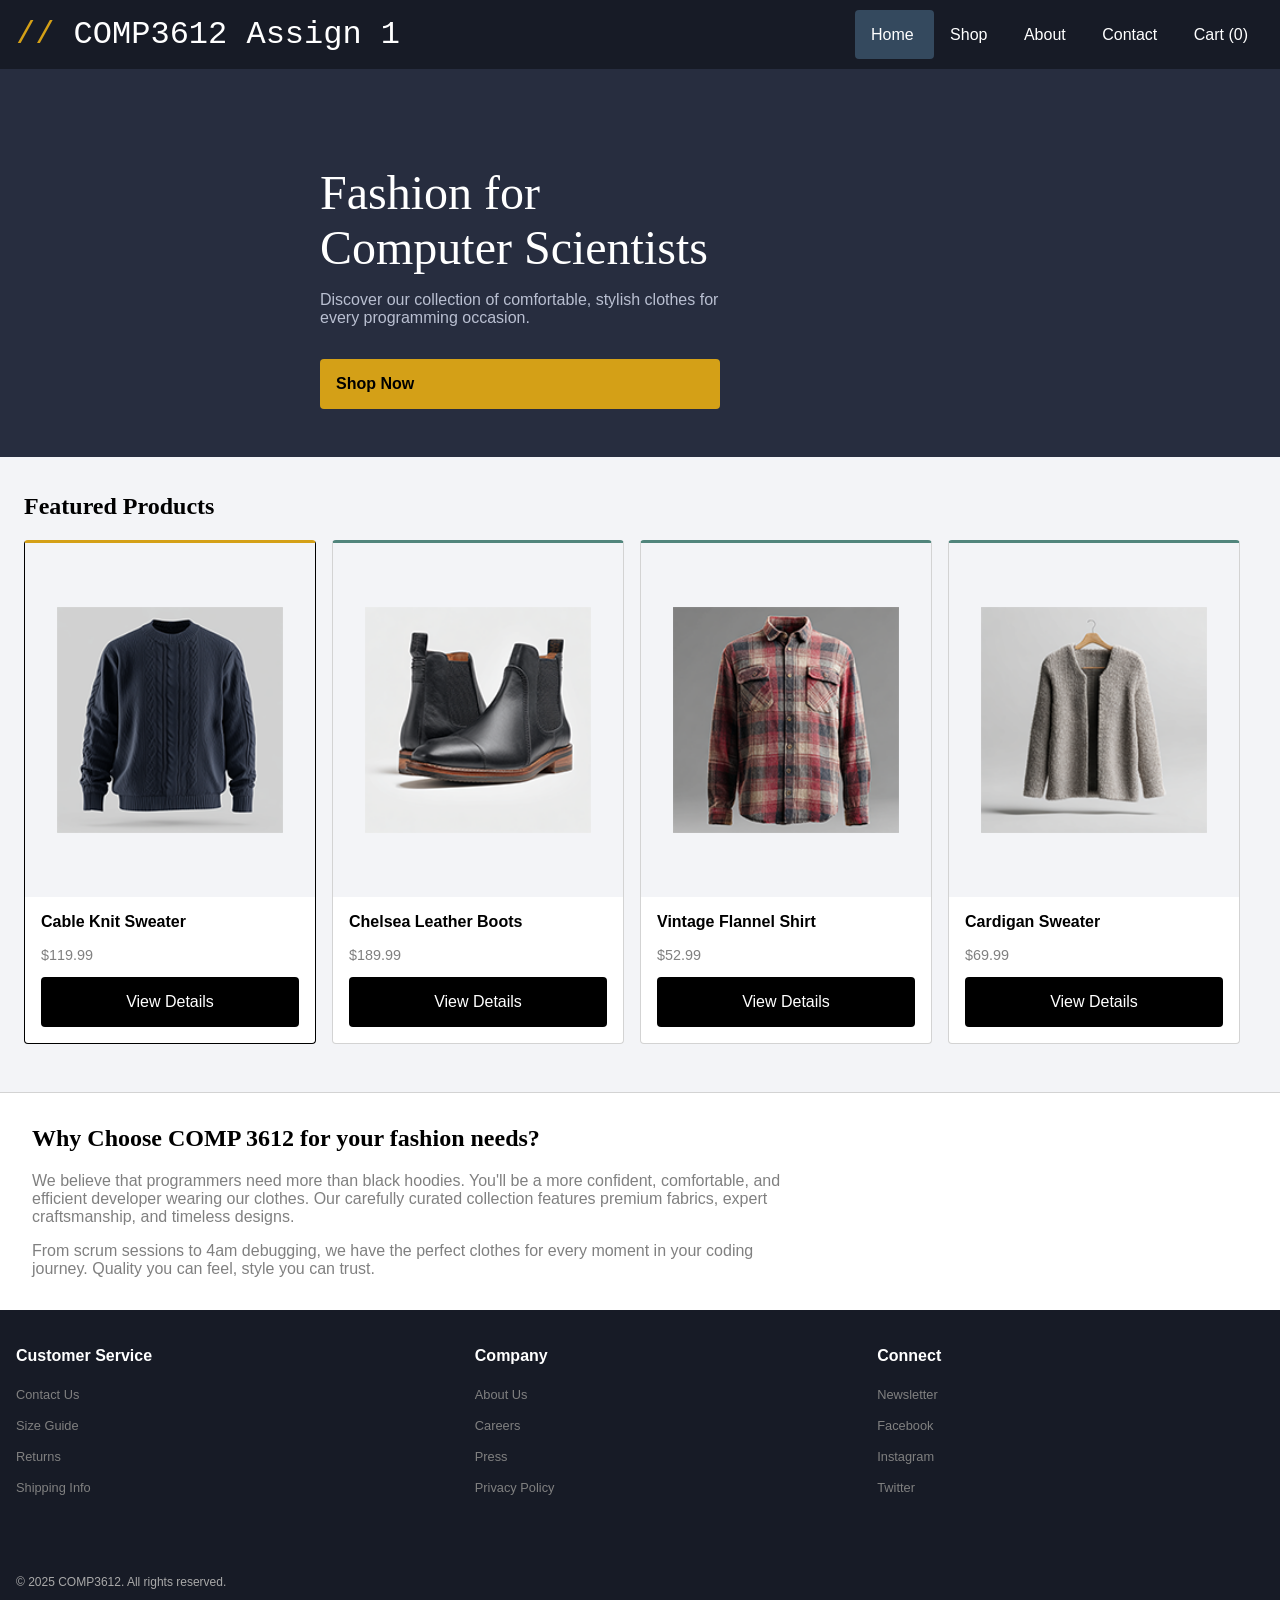
<file: index.html>
<html>
    <head>
        <link rel="stylesheet" href="style.css">
    </head>
    <body>
        <header>
            <div class="title">
                <span class="title-logo"> // </span>
                <span> COMP3612 Assign 1 </span>
            </div>
            <nav>
                <a href="index.html" class="active"> Home </a>
                <a href="#"> Shop </a>
                <a href="about.html"> About </a>
                <a href="#"> Contact </a>
                <a href="#"> Cart (0) </a>
            </nav> 
        </header>
        <section class="hero">
            <div class="hero-contents">
                <h1> Fashion for Computer Scientists </h1>
                <p> Discover our collection of comfortable, stylish clothes for every programming occasion. </p>
                <a> Shop Now </a>
            </div>
        </section>
        <section class="featured">
            <h2> Featured Products </h2>
            <div class="featured-cards">
                <div class="featured-card active">
                    <img src="images/003-small-front.png">
                    <div class="featured-card-text">
                        <p class="featured-product"> Cable Knit Sweater </p>
                        <p class="featured-price"> $119.99 </p>
                        <a href="product.html"> View Details </a>
                    </div>
                </div>
                <div class="featured-card">
                    <img src="images/008-small-front.png">
                    <div class="featured-card-text">
                        <p class="featured-product"> Chelsea Leather Boots </p>
                        <p class="featured-price"> $189.99 </p>
                        <a href="#"> View Details </a>
                    </div>
                </div>
                <div class="featured-card">
                    <img src="images/011-small-front.png">
                    <div class="featured-card-text">
                        <p class="featured-product"> Vintage Flannel Shirt </p>
                        <p class="featured-price"> $52.99 </p>
                        <a href="#"> View Details </a>
                    </div>
                </div>
                <div class="featured-card">
                    <img src="images/009-small-front.png">
                    <div class="featured-card-text">
                        <p class="featured-product"> Cardigan Sweater </p>
                        <p class="featured-price"> $69.99 </p>
                        <a href="#"> View Details </a>
                    </div>
                </div>
            </div>
        </section> 
        <section class="why">
            <h2> Why Choose COMP 3612 for your fashion needs? </h2>
            <p> 
                We believe that programmers need more than black hoodies. You'll be a more confident, comfortable, and efficient 
                developer wearing our clothes. Our carefully curated collection features premium fabrics, expert craftsmanship, 
                and timeless designs.
            </p>
            <p> 
                From scrum sessions to 4am debugging, we have the perfect clothes for every moment in your
                coding journey. Quality you can feel, style you can trust.
            </p>
        </section>
        <footer>
            <nav>
                <div>
                    <h4> Customer Service </h4>
                    <a href="#"> Contact Us </a>
                    <a href="#"> Size Guide </a>
                    <a href="#"> Returns </a>
                    <a href="#"> Shipping Info </a>
                </div>
                <div>
                    <h4> Company </h4>
                    <a href="#"> About Us </a>
                    <a href="#"> Careers </a>
                    <a href="#"> Press</a>
                    <a href="#"> Privacy Policy </a>
                </div>
                <div>
                    <h4> Connect </h4>
                    <a href="#"> Newsletter </a>
                    <a href="#"> Facebook </a>
                    <a href="#"> Instagram </a>
                    <a href="#"> Twitter </a>
                </div>
            </nav>
            <p> &copy; 2025 COMP3612. All rights reserved. </p>
        </footer>
    </body>
    
</html>
</file>
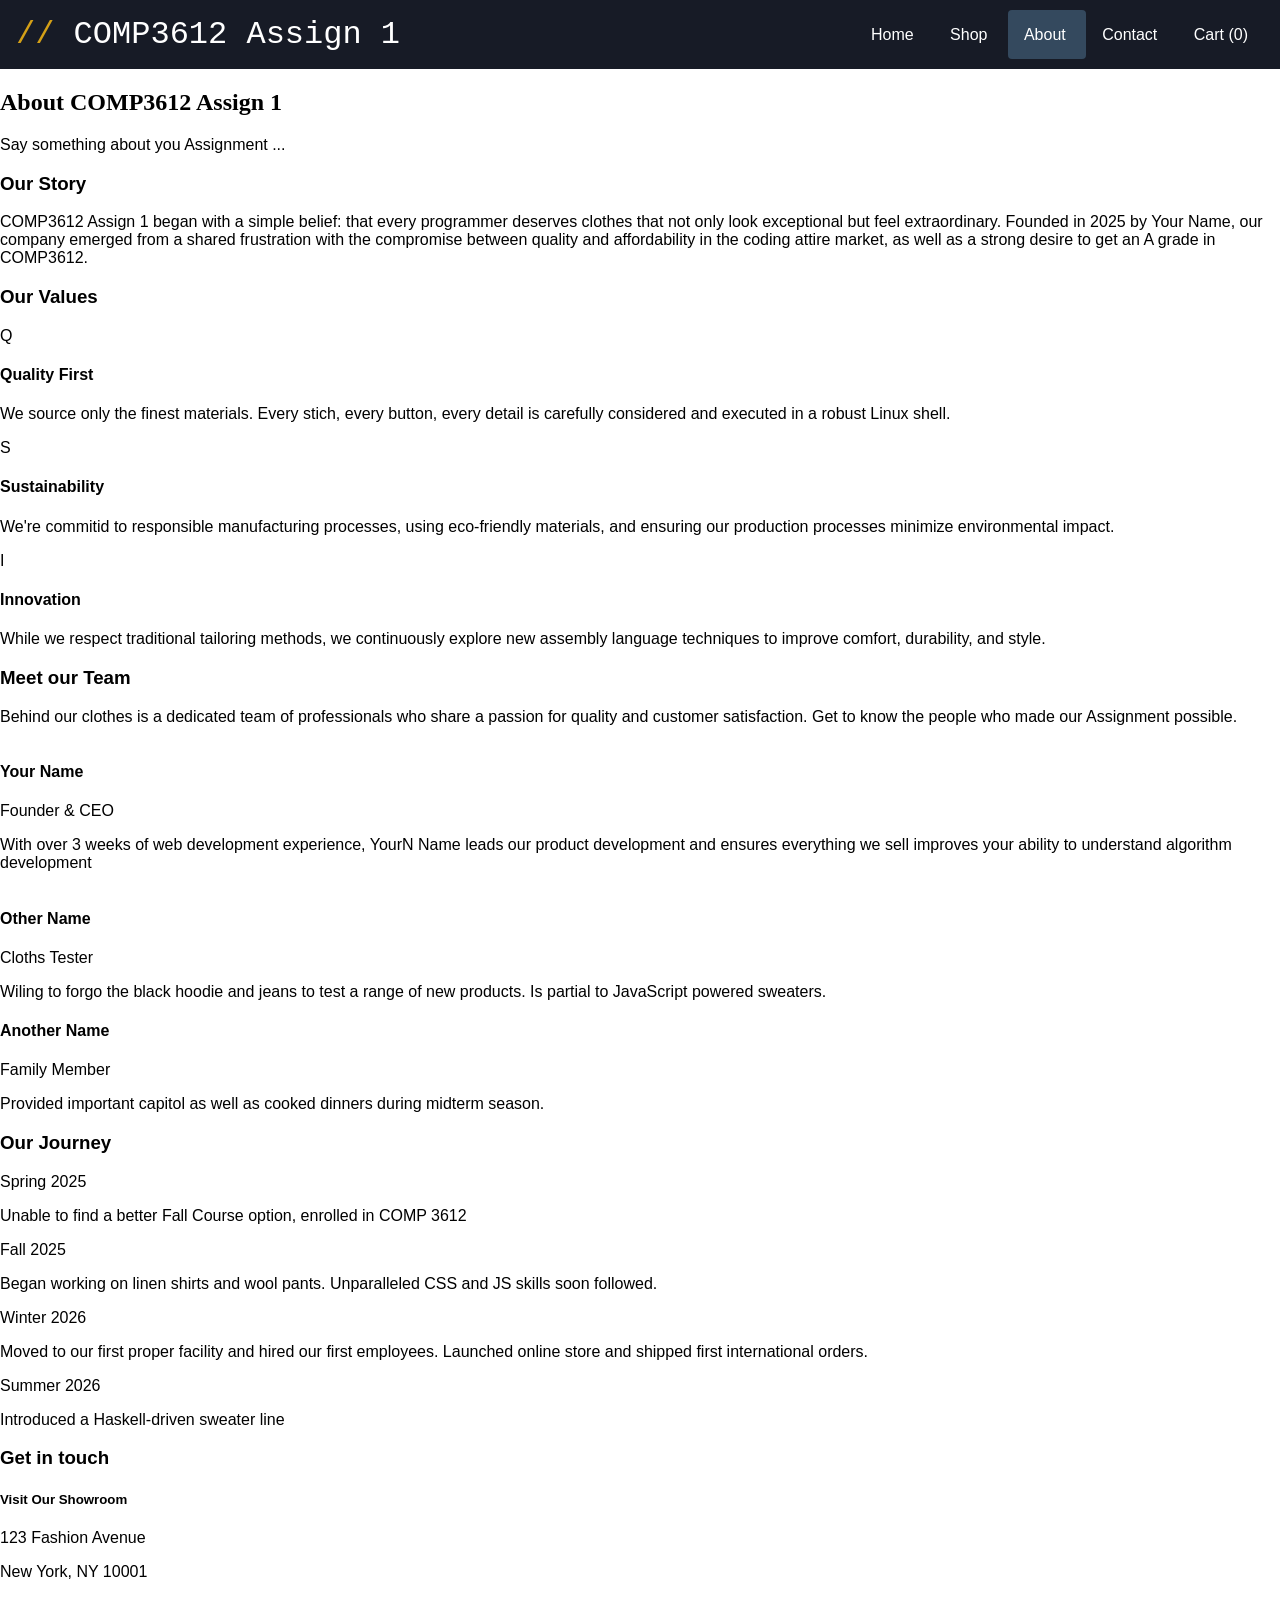
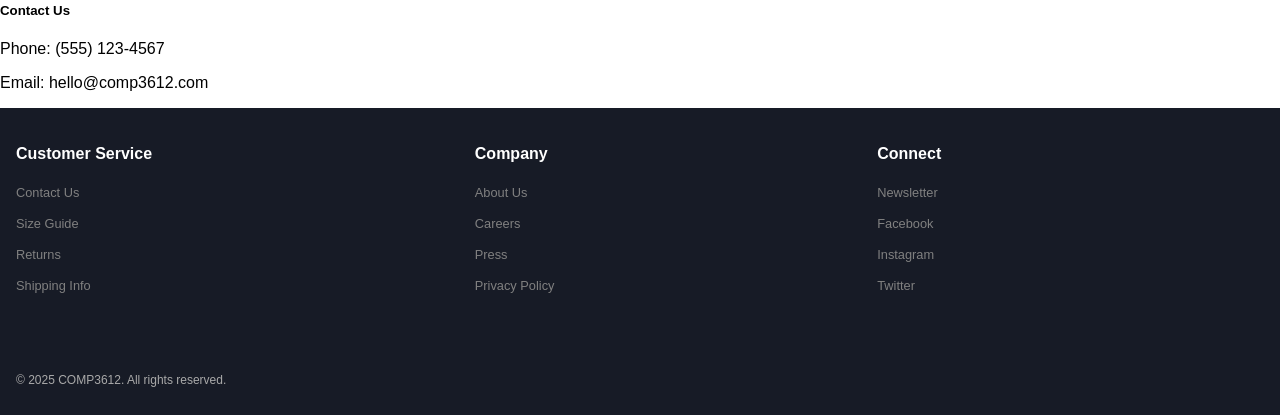
<file: about.html>
<html>
    <head>
        <link rel="stylesheet" href="style.css">   
    </head>
    <body>
        <header>
            <div class="title">
                <span class="title-logo"> // </span>
                <span> COMP3612 Assign 1 </span>
            </div>
            <nav>
                <a href="index.html"> Home </a>
                <a href="#"> Shop </a>
                <a href="about.html" class="active"> About </a>
                <a href="#"> Contact </a>
                <a href="#"> Cart (0) </a>
            </nav> 
        </header>
        <section> 
            <h2> About COMP3612 Assign 1 </h2>
            <p> Say something about you Assignment ... </p>
        </section>
        <section>
            <h3> Our Story </h3>
            <p> 
                COMP3612 Assign 1 began with a simple belief: that every programmer deserves clothes 
                that not only look exceptional but feel extraordinary. Founded in 2025 by Your Name, 
                our company emerged from a shared frustration with the compromise between quality and 
                affordability in the coding attire market, as well as a strong desire to get an A grade 
                in COMP3612.
            </p>
        </section>
        <section>
            <h3> Our Values</h3>
            <div>
                <p> Q </p>
                <h4> Quality First </h4>
                <p> 
                    We source only the finest materials. Every stich, every button, every detail is carefully
                    considered and executed in a robust Linux shell.
                </p>
            </div>
            <div>
                <p> S </p>
                <h4> Sustainability </h4>
                <p> 
                    We're commitid to responsible manufacturing processes, using eco-friendly materials, and ensuring 
                    our production processes minimize environmental impact.
                </p>
            </div>
            <div>
                <p> I </p>
                <h4> Innovation </h4>
                <p> 
                    While we respect traditional tailoring methods, we continuously explore new assembly language 
                    techniques to improve comfort, durability, and style.
                </p>
            </div>
        </section>
        <section>
            <h3> Meet our Team </h3>
            <p> 
                Behind our clothes is a dedicated team of professionals who share a passion for quality and customer
                satisfaction. Get to know the people who made our Assignment possible.
            </p>
            <div>
                <img>
                <h4> Your Name </h4>
                <p> Founder & CEO </p>
                <p> 
                    With over 3 weeks of web development experience, YourN Name leads our product development and ensures 
                    everything we sell improves your ability to understand algorithm development
                </p>
            </div>
            <div>
                <img>
                <h4> Other Name </h4>
                <p> Cloths Tester </p>
                <p> 
                    Wiling to forgo the black hoodie and jeans to test a range of new products. Is partial to JavaScript
                    powered sweaters. 
                </p>
            </div>
            <div>
                <h4> Another Name </h4>
                <p> Family Member</p>
                <p> Provided important capitol as well as cooked dinners during midterm season.</p>
            </div>
        </section>
        <section>
            <h3> Our Journey </h3>
            <p> Spring 2025 </p>
            <p> Unable to find a better Fall Course option, enrolled in COMP 3612 </p>
            <p> Fall 2025 </p>
            <p> Began working on linen shirts and wool pants. Unparalleled CSS and JS skills soon followed. </p>
            <p> Winter 2026 </p>
            <p> 
                Moved to our first proper facility and hired our first employees. Launched online store and shipped 
                first international orders. 
            </p>
            <p> Summer 2026 </p>
            <p> Introduced a Haskell-driven sweater line</p>
        </section>
        <section>
            <h3> Get in touch </h3>
            <h5> Visit Our Showroom </h5>
            <p> 123 Fashion Avenue </p>
            <p> New York, NY 10001 </p>
            <h5> Contact Us </h5>
            <p> Phone: (555) 123-4567 </p>
            <p> Email: hello@comp3612.com </p>
        </section>
        <footer>
            <nav>
                <div>
                    <h4> Customer Service </h4>
                    <a href="#"> Contact Us </a>
                    <a href="#"> Size Guide </a>
                    <a href="#"> Returns </a>
                    <a href="#"> Shipping Info </a>
                </div>
                <div>
                    <h4> Company </h4>
                    <a href="#"> About Us </a>
                    <a href="#"> Careers </a>
                    <a href="#"> Press</a>
                    <a href="#"> Privacy Policy </a>
                </div>
                <div>
                    <h4> Connect </h4>
                    <a href="#"> Newsletter </a>
                    <a href="#"> Facebook </a>
                    <a href="#"> Instagram </a>
                    <a href="#"> Twitter </a>
                </div>
            </nav>
            <p> &copy; 2025 COMP3612. All rights reserved. </p>
        </footer>
    </body>
</html>
</file>
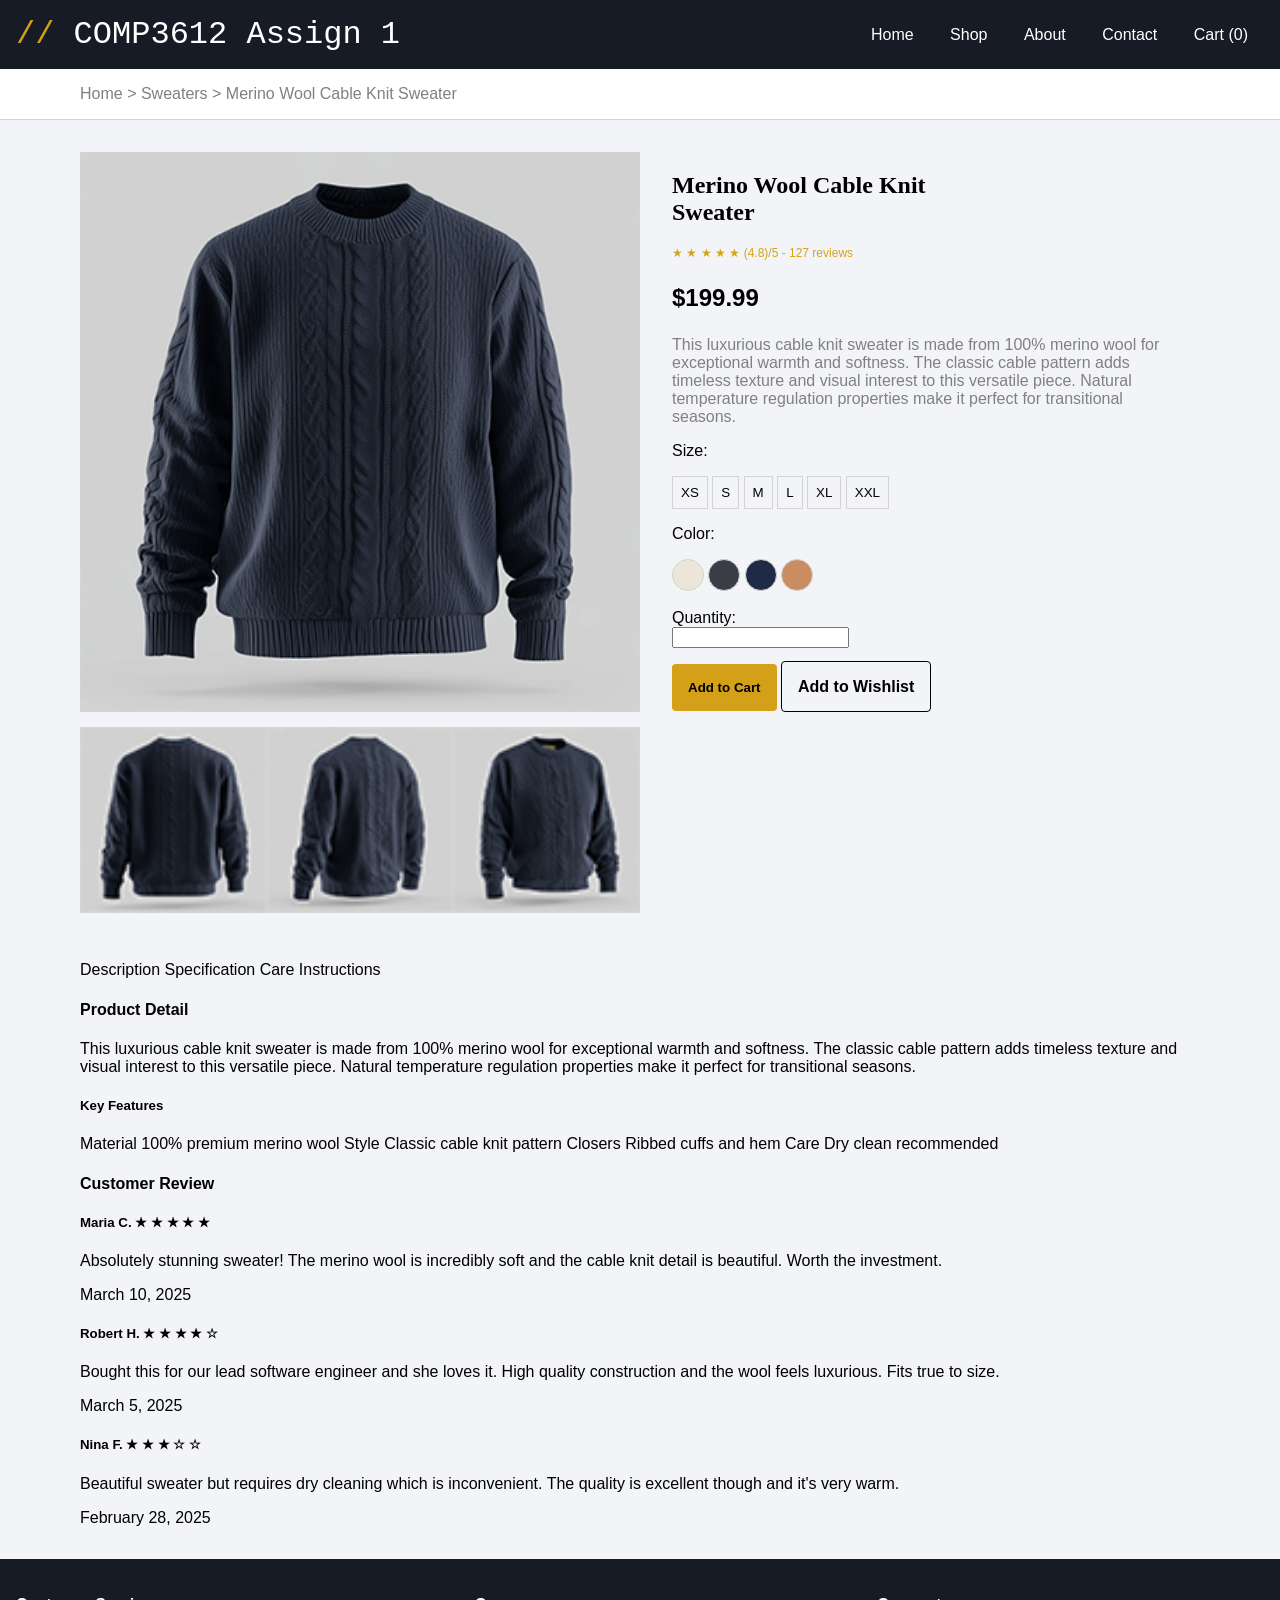
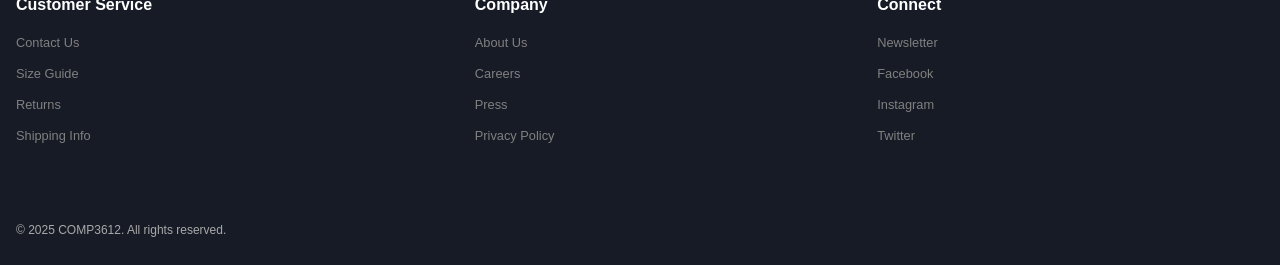
<file: product.html>
<html>
    <head>
        <link rel="stylesheet" href="style.css">
    </head>
    <body>
        <header>
            <div class="title">
                <span class="title-logo"> // </span>
                <span> COMP3612 Assign 1 </span>
            </div>
            <nav>
                <a href="index.html"> Home </a>
                <a href="#"> Shop </a>
                <a href="about.html"> About </a>
                <a href="#"> Contact </a>
                <a href="#"> Cart (0) </a>
            </nav> 
        </header>

        <p class="path"> Home > Sweaters > Merino Wool Cable Knit Sweater </p>

        <section class="product-top">
            <img src="images/003-medium-front.png" class="medium-image">

            <div class="purchase">
                <h2> Merino Wool Cable Knit Sweater </h2>
                <p class="total-review"> &#9733; &#9733; &#9733; &#9733; &#9733; (4.8)/5 - 127 reviews</p>
                <p class="price"> $199.99 </p> 
                <p class="description"> 
                    This luxurious cable knit sweater is made from 100% merino wool for exceptional 
                    warmth and softness. The classic cable pattern adds timeless texture and visual 
                    interest to this versatile piece. Natural temperature regulation properties make 
                    it perfect for transitional seasons.
                </p>

                <form method ="post" action="https://www.randyconnolly.com/tests/process.php">
                    <label> Size: </label>
                    <button name="size" value="xs"> XS </button>
                    <button name="size" value="s"> S </button>
                    <button name="size" value="m"> M </button>
                    <button name="size" value="l"> L </button>
                    <button name="size" value="xl"> XL </button>
                    <button name="size" value="xxl"> XXL </button>
                    <label> Color: </label>
                    <button class="white" name="color" value="white"> </button>
                    <button class="black" name="color" value="black"> </button>
                    <button class="blue" name="color" value="blue"> </button>
                    <button class="orange" name="color" value="orange"> </button>
                    <label> Quantity: </label>
                    <input type="text" name="quantity">
                    <input type="submit" value="Add to Cart">
                    <span> Add to Wishlist </spam>
                </form>
            </div>

            <div class="thumb-images">
                <img src="images/003-thumb-back.png">
                <img src="images/003-thumb-back-angle.png">
                <img src="images/003-thumb-front-angle.png">
            </div>

        </section>
        <section class="product-bottom">
            <div class="details">
                <span> Description </span>
                <span> Specification </span>
                <span> Care Instructions </span>
                <h4> Product Detail </h4>
                <p> 
                    This luxurious cable knit sweater is made from 100% merino wool for exceptional 
                    warmth and softness. The classic cable pattern adds timeless texture and visual 
                    interest to this versatile piece. Natural temperature regulation properties make 
                    it perfect for transitional seasons.
                </p>
                <h5> Key Features </h5>
                <span> Material </span> 
                <span> 100% premium merino wool </span>
                <span> Style </span>
                <span> Classic cable knit pattern </span>
                <span> Closers </span>
                <span> Ribbed cuffs and hem </span>
                <span> Care </span>
                <span> Dry clean recommended </span>
            </div>

            <h4> Customer Review </h4>
            <h5> Maria C. &#9733; &#9733; &#9733; &#9733; &#9733;</h5>
            <p> 
                Absolutely stunning sweater! The merino wool is incredibly soft and 
                the cable knit detail is beautiful. Worth the investment.
            </p>
            <p> March 10, 2025 </p>
            <h5> Robert H. &#9733; &#9733; &#9733; &#9733; &#9734;</h5> 
            <p> 
                Bought this for our lead software engineer and she loves it. High 
                quality construction and the wool feels luxurious. Fits true to size.
            </p>
            <p> March 5, 2025 </p>
            <h5> Nina F. &#9733; &#9733; &#9733; &#9734; &#9734; </h5>
            <p>
                Beautiful sweater but requires dry cleaning which is inconvenient. The 
                quality is excellent though and it's very warm.
            </p>
            <p> February 28, 2025 </p>
        </section>

        <footer>
            <nav>
                <div>
                    <h4> Customer Service </h4>
                    <a href="#"> Contact Us </a>
                    <a href="#"> Size Guide </a>
                    <a href="#"> Returns </a>
                    <a href="#"> Shipping Info </a>
                </div>
                <div>
                    <h4> Company </h4>
                    <a href="#"> About Us </a>
                    <a href="#"> Careers </a>
                    <a href="#"> Press</a>
                    <a href="#"> Privacy Policy </a>
                </div>
                <div>
                    <h4> Connect </h4>
                    <a href="#"> Newsletter </a>
                    <a href="#"> Facebook </a>
                    <a href="#"> Instagram </a>
                    <a href="#"> Twitter </a>
                </div>
            </nav>
            <p> &copy; 2025 COMP3612. All rights reserved. </p>
        </footer>
    </body>
</html>
</file>
<file: style.css>
body { 
    margin: 0;
    font-family: sans-serif;
}

h1{
    font-weight: 100;
    font-family: Georgia, 'Times New Roman', Times, serif;
}

h2{
    font-weight: bold;
    font-family: Georgia, 'Times New Roman', Times, serif;
}

header {
    display: grid;
    background-color: #171B26;
    grid-template-columns: 1fr auto;
    align-items: center;
    grid-auto-flow: column;
    padding: 1rem;
}

.title {
    font-family: "JetBrains Mono", monospace;
    font-size: 2rem;
    color: white;
}

.title-logo {
    color: #d4a017;
}

header nav a {
    color: white;
    padding: 1rem;
    border-radius: 0.25rem;
    text-decoration: none;
}

header nav .active {
    background-color: #34495e;
}

.hero {
    background-color: #272D3F;
    display: grid;
    grid-template-columns: 1fr minmax(0, 400px) 1.75fr;
    align-items: center;
}

.hero-contents {
    grid-column: 2;
    margin-top: 6rem;
    margin-bottom: 3rem;
    justify-items: start;
}

.hero-contents h1 {
    margin: 0;
    color: white;
    font-size: 3rem;
}

.hero-contents p {
    color: #b9bfd1;
    margin-top: 1rem;
    margin-bottom: 2rem;
}

.hero-contents a {
    display: block;
    background-color: #d4a017;
    color: black;
    padding: 1rem;
    border-radius: 0.25rem;
    font-weight: bold;
    text-decoration: none;
}

.featured {
    background-color: #F3F4F7;
    padding-top: 1rem;
    padding-left: 1.5rem;
    padding-right: 1.5rem;
    padding-bottom: 3rem;
    border-bottom: 1px solid lightgray;
}

.featured-cards {
    display: grid;
    grid-auto-flow: column;
    align-items: center;
}

.featured-card {
    background-color: white;
    border: 0.5px solid lightgray;
    border-top: 3.5px solid #51857C;
    border-radius: 0.25rem;
    margin-right: 1rem;
}

.featured-cards .active {
    border: 1px solid black;
    border-top: 3.5px solid #d4a017
}

.featured-card img {
    display: block;
    width: 100%;
    box-sizing: border-box;
    background-color: #F3F4F7;
    padding: 2rem;
    padding-top: 4rem;
    padding-bottom: 4rem;
}

.featured-card-text {
    padding: 1rem;
    padding-top: 0rem;
}

.featured-product {
    font-weight: bold;
}

.featured-price {
    font-size: 0.9rem;
    color: gray;
}

.featured-card a {
    display: block;
    background-color: black;
    color: white;
    padding: 1rem;
    border-radius: 0.25rem;
    text-decoration: none;
    text-align: center;
}

.why {
    margin: 2rem;
    margin-right: 30rem;
}

.why p {
    color: gray;
}

.path {
    padding: 1rem;
    padding-left: 5rem;
    padding-top: 0;
    border-bottom: 1px solid lightgray;
    color: gray;
    margin-bottom: 0;
}

.product-top {
    background-color: #F3F4F7;
    padding: 2rem;
    padding-left: 5rem;
    padding-right: 5rem;
    display: grid;
    grid-template-columns: 1fr 1fr;
    grid-template-rows: auto auto;
}

.medium-image {
    grid-column: 1;
    grid-row: 1;
    display: block;
    width: 100%;
}

.purchase {
    grid-column: 2;
    grid-row: 1;
    padding-left: 2rem;
    padding-right: 2rem;
}

.purchase h2 {
    padding-right: 15rem;
}

.total-review {
    color: #D6A419;
    font-size: 0.75rem;
}

.price {
    font-size: 1.5rem;
    font-weight: bold;
}

.purchase p.description {
    color: gray;
}

label {
    display: block;
    margin-top: 1rem;
}

button {
    margin-top: 1rem;
}

[name="size"] {
    padding: 0.5rem;
    background-color: #F3F4F7;
    border: 1px solid lightgray;
}

[name="color"] {
    border: 1px solid lightgray;
    border-radius: 50%;
    height: 2rem;
    width: 2rem;
}

.white {
    background-color: #ECE6D8;
}

.black {
    background-color: #3A3D45;
}

.blue {
    background-color: #1F2B46;
}

.orange {
    background-color: #CA8D61;
}

[type="text"] {
    display: block;
}

[type="submit"] {
    margin-top: 1rem;
    display: inline;
    background-color: #d4a017;
    border: none;
    color: black;
    padding: 1rem;
    border-radius: 0.25rem;
    font-weight: bold;
    text-decoration: none;
}

form span {
    background-color: F3F4F7;
    border: 1px solid black;
    color: black;
    padding: 1rem;
    border-radius: 0.25rem;
    font-weight: bold;
}

.thumb-images {
    grid-column: 1;
    grid-row: 2;
    display: grid;
    grid-auto-flow: column;
}

.thumb-images img {
    width: 100%;
}

.product-bottom {
    background-color: #F3F4F7;
    padding: 1rem;
    padding-left: 5rem;
    padding-right: 5rem;
}

footer{
    background-color: #171B26;
    padding: 1rem;
}

footer nav {
    display: grid;
    grid-auto-flow: column;
}

footer h4 {
    color: white;
}

footer a {
    display: block;
    font-size: 0.8rem;
    color: gray;
    text-decoration: none;
    margin-top: 1rem;
}

footer p {
    margin-top: 5rem;
    font-size: 0.75rem;
    color: darkgray;
}
</file>
